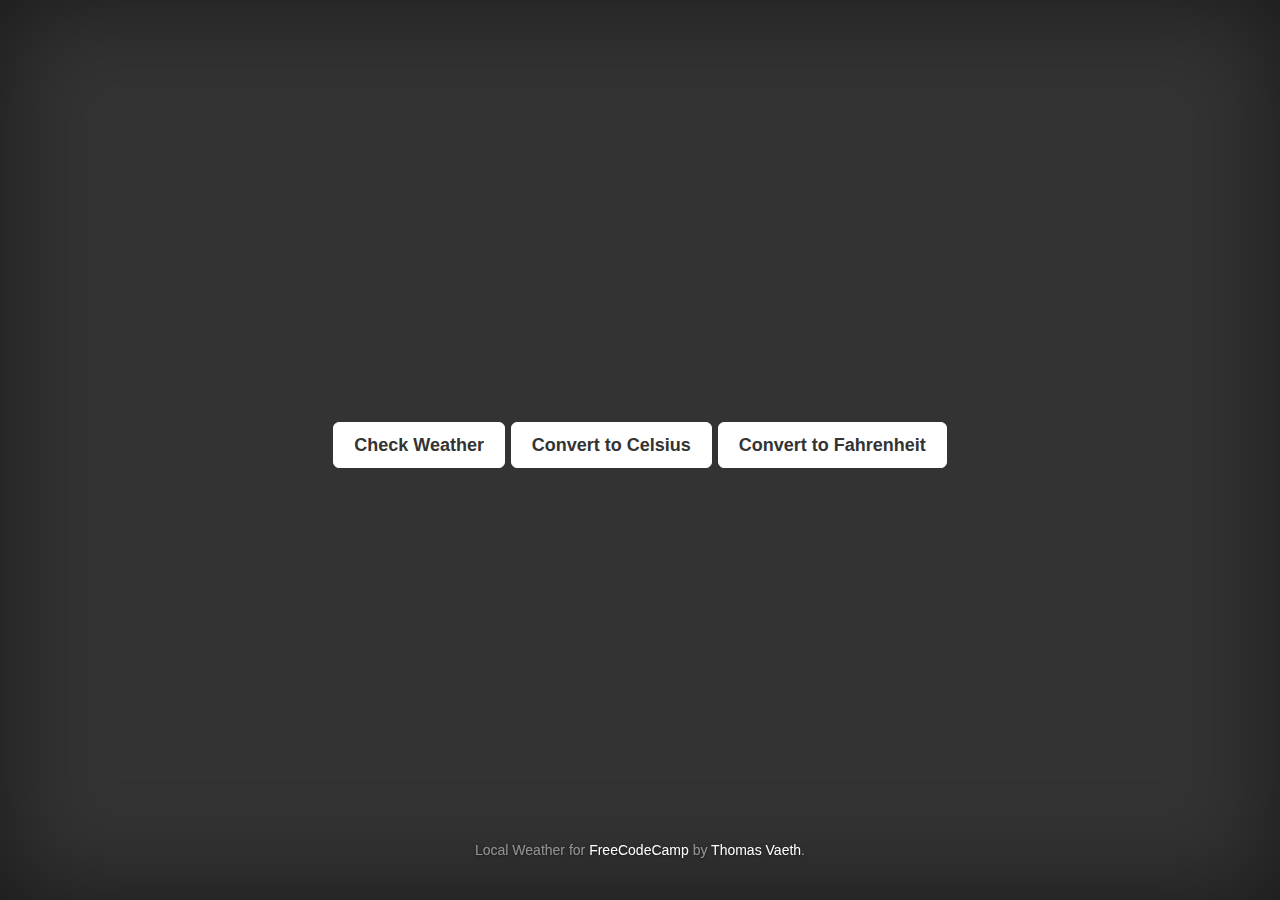
<file: local-weather/index.html>
<!DOCTYPE html>
<html>
  <head>
    <link rel="stylesheet" href="https://maxcdn.bootstrapcdn.com/bootstrap/3.3.5/css/bootstrap.min.css">
    <link rel="stylesheet" type="text/css" href="stylesheet/stylesheet.css" />
    <link rel="icon" href="images/rainbow.ico" />
    <title>Show the Local Weather</title>
  </head>

  <body>
    <div class="site-wrapper">
      <div class="site-wrapper-inner">
        <div class="cover-container">
          <div class="inner cover">
            <p class="cover-heading information"></p>
            <p class="lead">
              <a class="btn btn-lg btn-default btn-check">Check Weather</a>
              <a class="btn btn-lg btn-default btn-celsius">Convert to Celsius</a>
              <a class="btn btn-lg btn-default btn-fahrenheit">Convert to Fahrenheit</a>
            </p>
          </div>

          <div class="mastfoot">
            <div class="inner">
              <p>Local Weather for <a target="_blank" href="http://www.freecodecamp.com/thomasvaeth">FreeCodeCamp</a> by <a target="_blank" href="https://twitter.com/thomasvaeth">Thomas Vaeth</a>.</p>
            </div>
          </div>
        </div>
      </div>
    </div>

    <script src="https://ajax.googleapis.com/ajax/libs/jquery/1.11.3/jquery.min.js"></script>
    <script src="https://maxcdn.bootstrapcdn.com/bootstrap/3.3.5/js/bootstrap.min.js"></script>
    <script src="js/weather.js"></script>
  </body>
</html>
</file>
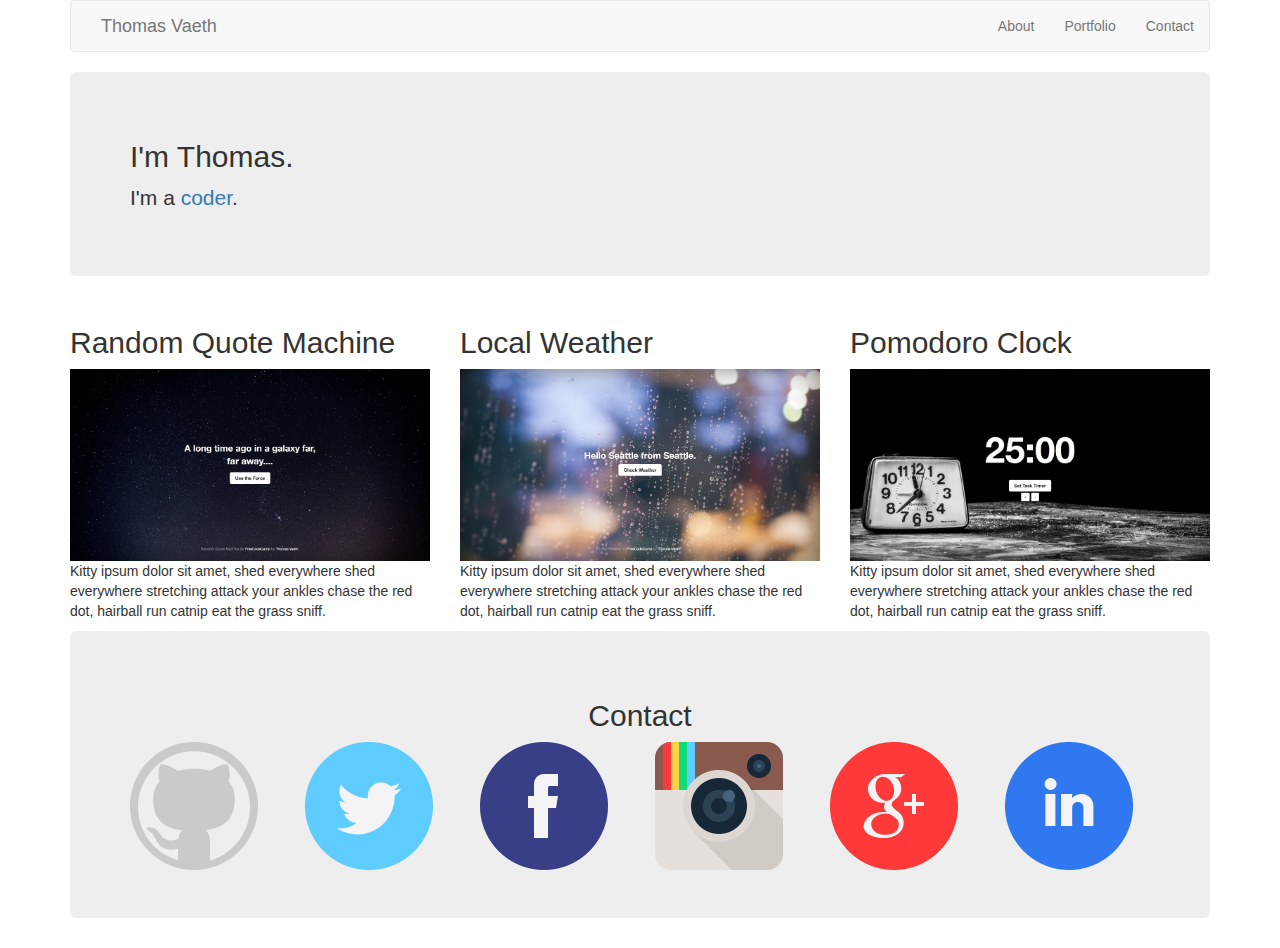
<file: personal-portfolio-webpage/index.html>
<!DOCTYPE HTML>

<html>
  <head>
    <link rel="stylesheet" href="https://maxcdn.bootstrapcdn.com/bootstrap/3.3.5/css/bootstrap.min.css">
    <link rel="stylesheet" href="https://cdnjs.cloudflare.com/ajax/libs/animate.css/3.2.3/animate.min.css">
    <link rel="icon" type="image/png" href="images/pizza.png" />
    <title>Build a Personal Portfolio Webpage</title>
  </head>
  <body>
    <div class='container'>
      <div class="row">
        <div class="col-md-12">
          <nav class="navbar navbar-default" role="navigation">
            <div class='col-md-12'>
              <div class="navbar-header">
                <a class="navbar-brand" href="#">Thomas Vaeth</a>
              </div>
              <ul class="nav navbar-nav navbar-right">
                <li>
                  <a href="#about">About</a>
                </li>
                <li>
                  <a href="#portfolio">Portfolio</a>
                </li>
                <li>
                  <a href="#contact">Contact</a>
                </li>
              </ul>
            </div>
          </nav>
        </div>
      </div>
      <div class="jumbotron" id="about">
        <h2>I'm Thomas.</h2>
        <p>
          I'm a <a href='http://freecodecamp.com/' target='_blank'>coder</a>.
        </p>
      </div>
      <div class="row" id="portfolio">
        <div class="col-md-4">
          <h2>Random Quote Machine</h2>
          <img class='img-responsive' src='images/quote.png'>
          <p>
            Kitty ipsum dolor sit amet, shed everywhere shed everywhere stretching attack your ankles chase the red dot, hairball run catnip eat the grass sniff.
          </p>
        </div>
        <div class="col-md-4">
          <h2>Local Weather</h2>
          <img class='img-responsive' src='images/weather.png'>
          <p>
            Kitty ipsum dolor sit amet, shed everywhere shed everywhere stretching attack your ankles chase the red dot, hairball run catnip eat the grass sniff.
          </p>
        </div>
        <div class="col-md-4">
          <h2>Pomodoro Clock</h2>
          <img class='img-responsive' src='images/clock.png'>
          <p>
            Kitty ipsum dolor sit amet, shed everywhere shed everywhere stretching attack your ankles chase the red dot, hairball run catnip eat the grass sniff.
          </p>
        </div>
      </div>
      <div class='jumbotron' id="contact">
        <h2 class='text-center'>Contact</h2>
        <div class='row'>
          <div class='col-md-2'>
            <a href="https://github.com/thomasvaeth"><img src="images/github.png" title="GitHub"/></a>
          </div>
          <div class='col-md-2'>
            <a href="https://twitter.com/thomasvaeth"><img src="images/twitter.png" title="Twitter"/></a>
          </div>
          <div class='col-md-2'>
            <a href="https://www.facebook.com/thomas.vaeth"><img src="images/facebook.png" title="Facebook"/></a>
          </div>
          <div class='col-md-2'>
            <a href="https://instagram.com/thomas.vaeth"><img src="images/instagram.png" title="Instagram"/></a>
          </div>
          <div class='col-md-2'>
            <a href="https://www.google.com/+ThomasVaeth"><img src="images/google.png" title="Google+"/></a>
          </div>
          <div class='col-md-2'>
            <a href="https://www.linkedin.com/pub/thomas-vaeth/31/66/413"><img src="images/linkedin.png" title="LinkedIn"/></a>
          </div>
        </div>
      </div>
    </div>
  </body>
</html>
</file>
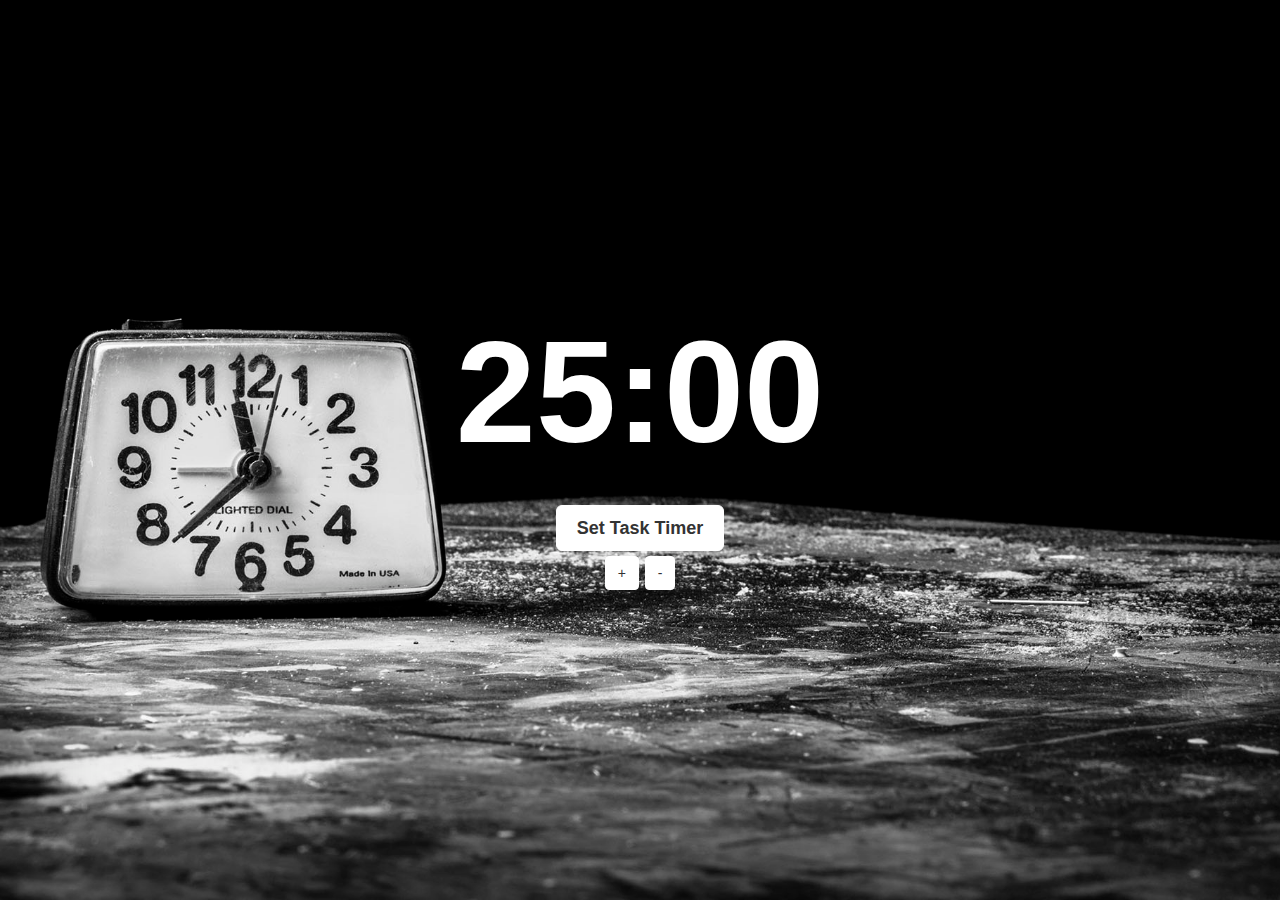
<file: pomodoro-clock/index.html>
<!DOCTYPE HTML>

<html>
  <head>
    <link rel="stylesheet" href="https://maxcdn.bootstrapcdn.com/bootstrap/3.3.5/css/bootstrap.min.css">
    <link rel="stylesheet" type="text/css" href="stylesheet/stylesheet.css" />
    <link rel="icon" href="images/bomb.ico" />
    <title>Build a Pomodoro Clock</title>
  </head>

  <body>
    <div class="site-wrapper">
      <div class="site-wrapper-inner">
        <div class="cover-container">
          <div class="inner cover">
            <p class="cover-heading task"></p>
            <p class="cover-heading break"></p>
            <p class="cover-heading clock"></p>
            <p class="lead information"></p>
            <p class="lead">
              <button class="btn btn-lg btn-default set-task">Set Task Timer</button>
              <button class="btn btn-lg btn-default set-break">Set Break Timer</button>
              <button class="btn btn-lg btn-default start-task">Start Task</button>
              <button class="btn btn-lg btn-default start-break">Start Break</button>
              <button class="btn btn-lg btn-default stop">Stop</button><br>
              <button class="btn btn-default add-task">+</button>
              <button class="btn btn-default subtract-task">-</button>
              <button class="btn btn-default add-break">+</button>
              <button class="btn btn-default subtract-break">-</button>
            </p>
          </div>
        </div>
      </div>
    </div>

    <script src="https://ajax.googleapis.com/ajax/libs/jquery/1.11.3/jquery.min.js"></script>
    <script src="https://maxcdn.bootstrapcdn.com/bootstrap/3.3.5/js/bootstrap.min.js"></script>
    <script src="js/countdown.js"></script>
  
  </body>
</html>
</file>
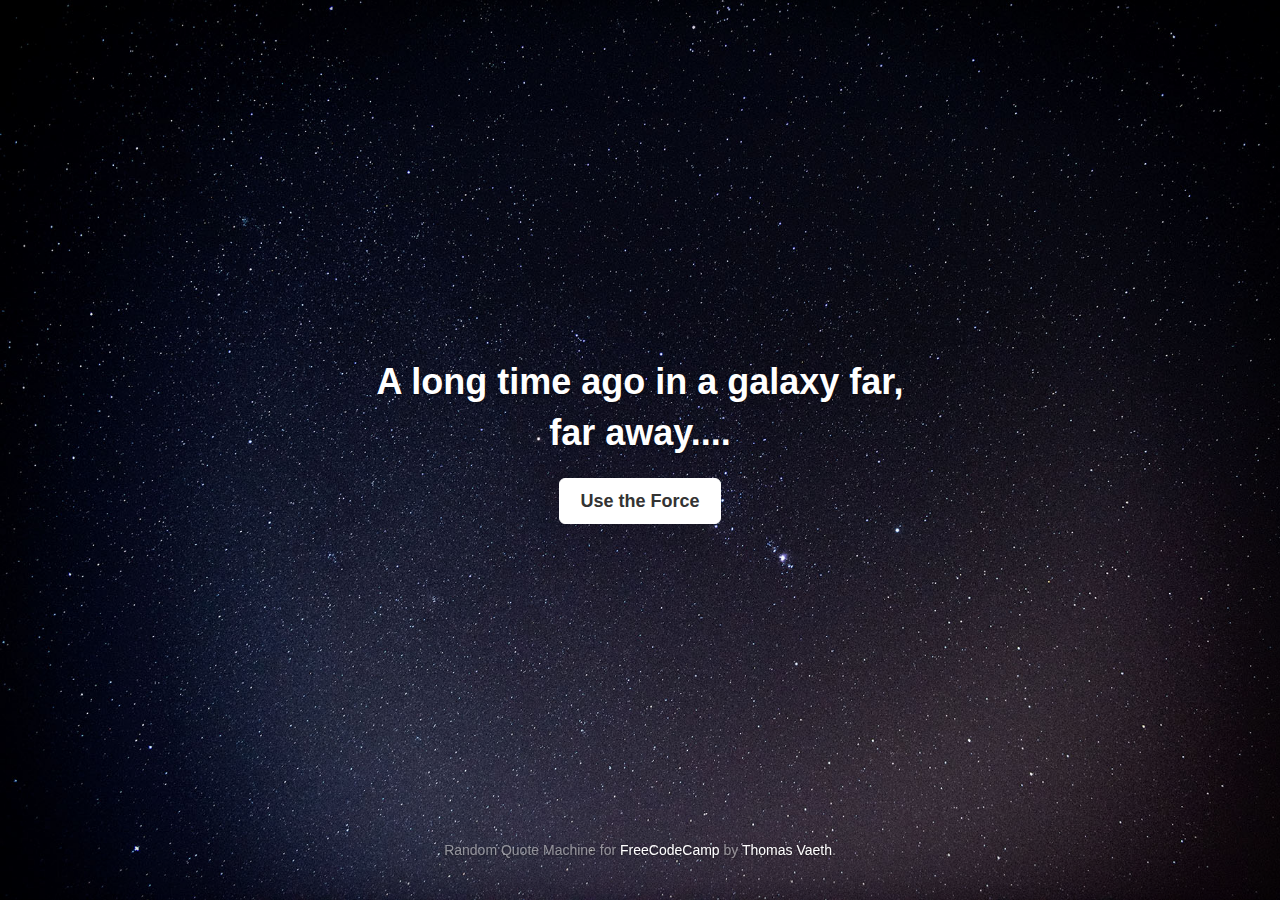
<file: random-quote-machine/index.html>
<!DOCTYPE HTML>

<html>
  <head>
    <link rel="stylesheet" href="https://maxcdn.bootstrapcdn.com/bootstrap/3.3.5/css/bootstrap.min.css">
    <link rel="stylesheet" type="text/css" href="stylesheet/stylesheet.css" />
    <link rel="icon" href="images/r2d2.ico" />
    <title>Build a Random Quote Machine</title>
  </head>

  <body>
    <div class="site-wrapper">
      <div class="site-wrapper-inner">
        <div class="cover-container">
          <div class="inner cover">
            <p class="cover-heading quote">A long time ago in a galaxy far, <br>far away....</p>
            <p class="lead character"></p>
            <p class="lead">
              <button class="btn btn-lg btn-default">Use the Force</button>
            </p>
          </div>
          <div class="mastfoot">
            <div class="inner">
              <p>Random Quote Machine for <a target="_blank" href="http://www.freecodecamp.com/thomasvaeth">FreeCodeCamp</a> by <a target="_blank" href="https://twitter.com/thomasvaeth">Thomas Vaeth</a>.</p>
            </div>
          </div>
        </div>
      </div>
    </div>

    <script src="https://ajax.googleapis.com/ajax/libs/jquery/1.11.3/jquery.min.js"></script>
    <script src="https://maxcdn.bootstrapcdn.com/bootstrap/3.3.5/js/bootstrap.min.js"></script>
    <script src="js/quotes.js"></script>
  </body>
</html>
</file>
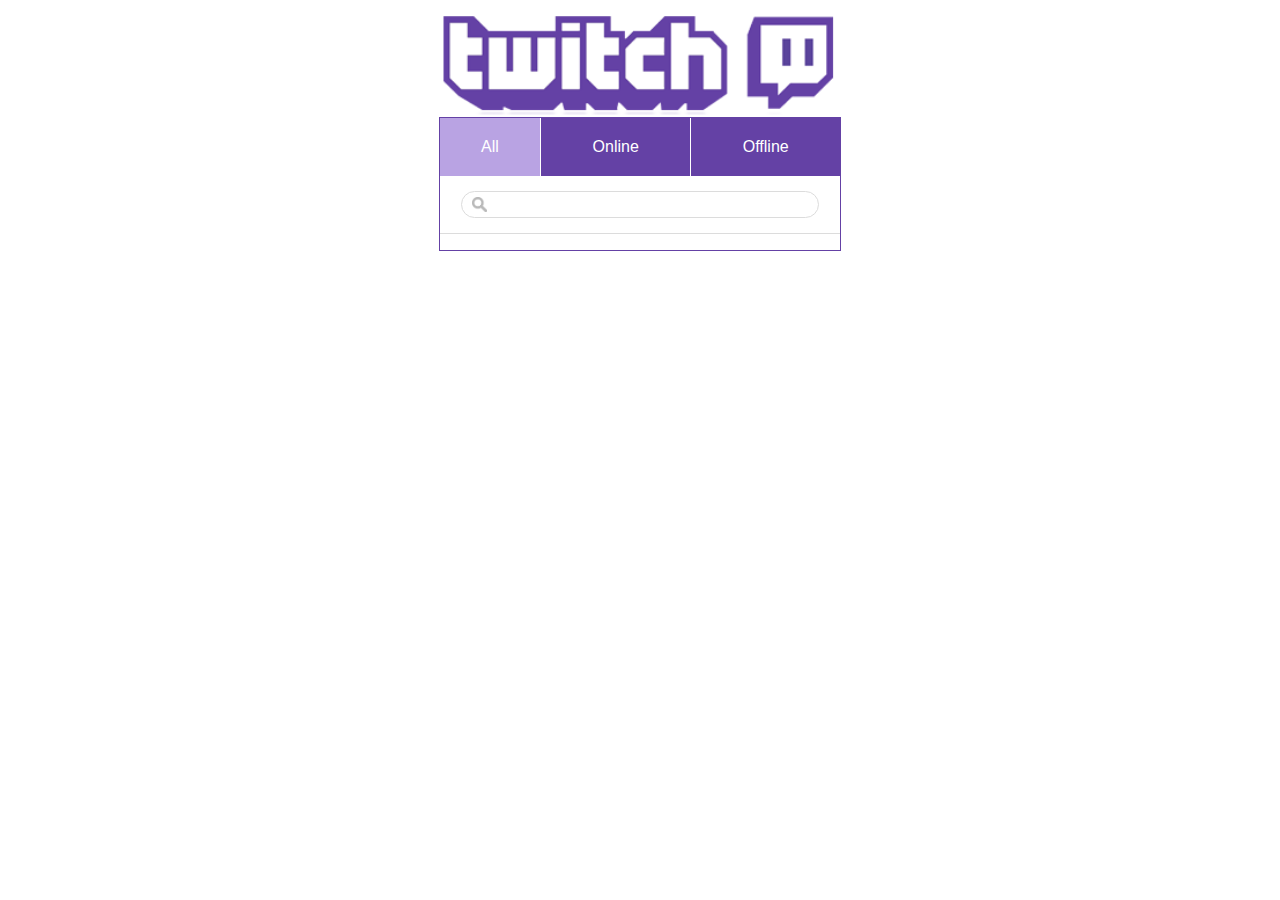
<file: twitch-tv/index.html>
<!DOCTYPE html>

<html>
  <head>
    <link rel="stylesheet" type="text/css" href="stylesheet/stylesheet.css" />
    <link rel="stylesheet" href="https://maxcdn.bootstrapcdn.com/font-awesome/4.4.0/css/font-awesome.min.css">
    <link rel="icon" href="images/twitch.ico">
  <title>Twitch TV</title>
  </head>
  <body>
    <img src='images/logo.png' class='twitch' />
    <div class='container'>
      <div class='buttons-container'>
        <table>
          <tr>
            <td id='all' class='active'>All</td>
            <td id='online'>Online</td>
            <td id='offline'>Offline</td>
          </tr>
        </table>
      </div>
      <div class='search-container'>
        <form>
          <input type='text'></input>
        </form>
      </div>
      <div class='users-container'>
        <ul></ul>
      </div>
    </div>

    <script src="https://cdnjs.cloudflare.com/ajax/libs/jquery/2.1.3/jquery.min.js"></script>
    <script src="js/twitch.js"></script>
  </body>
</html>
</file>
<file: local-weather/stylesheet/stylesheet.css>
a,
a:focus,
a:hover {
  color: #fff;
}

.btn-default,
.btn-default:hover,
.btn-default:focus {
  color: #333;
  text-shadow: none;
  background-color: #fff;
  border: 1px solid #fff;
}

.information {
  font-size: 36px;
  font-weight: 600;
}

html,
body {
  height: 100%;
  background-size: cover;
  background-color: #333;
}

body {
  color: #fff;
  text-align: center;
  text-shadow: 0 1px 3px rgba(0,0,0,.5);
}

.site-wrapper {
  display: table;
  width: 100%;
  height: 100%; /* For at least Firefox */
  min-height: 100%;
  -webkit-box-shadow: inset 0 0 100px rgba(0,0,0,.5);
          box-shadow: inset 0 0 100px rgba(0,0,0,.5);
}

.site-wrapper-inner {
  display: table-cell;
  vertical-align: top;
}

.cover-container {
  margin-right: auto;
  margin-left: auto;
}

.inner {
  padding: 30px;
}

.cover {
  padding: 0 20px;
}
.cover .btn-lg {
  padding: 10px 20px;
  font-weight: bold;
}

.mastfoot {
  color: #999;
  color: rgba(255,255,255,.5);
}

@media (min-width: 768px) {
  .mastfoot {
    position: fixed;
    bottom: 0;
  }
  .site-wrapper-inner {
    vertical-align: middle;
  }
  .mastfoot,
  .cover-container {
    width: 100%;
  }
}

@media (min-width: 992px) {
  .mastfoot,
  .cover-container {
    width: 700px;
  }
}
</file>
<file: random-quote-machine/stylesheet/stylesheet.css>
a,
a:focus,
a:hover {
  color: #fff;
}

.btn-default,
.btn-default:hover,
.btn-default:focus {
  color: #333;
  text-shadow: none;
  background-color: #fff;
  border: 1px solid #fff;
}

.quote {
  font-size: 36px;
  font-weight: 600;
}

html,
body {
  height: 100%;
  background-image: url("../images/space.jpg");
  background-size: cover;
  background-color: #333;
}

body {
  color: #fff;
  text-align: center;
  text-shadow: 0 1px 3px rgba(0,0,0,.5);
}

.site-wrapper {
  display: table;
  width: 100%;
  height: 100%; /* For at least Firefox */
  min-height: 100%;
  -webkit-box-shadow: inset 0 0 100px rgba(0,0,0,.5);
          box-shadow: inset 0 0 100px rgba(0,0,0,.5);
}

.site-wrapper-inner {
  display: table-cell;
  vertical-align: top;
}

.cover-container {
  margin-right: auto;
  margin-left: auto;
}

.inner {
  padding: 30px;
}

.cover {
  padding: 0 20px;
}
.cover .btn-lg {
  padding: 10px 20px;
  font-weight: bold;
}

.mastfoot {
  color: #999;
  color: rgba(255,255,255,.5);
}

@media (min-width: 768px) {
  .mastfoot {
    position: fixed;
    bottom: 0;
  }
  .site-wrapper-inner {
    vertical-align: middle;
  }
  .mastfoot,
  .cover-container {
    width: 100%;
  }
}

@media (min-width: 992px) {
  .mastfoot,
  .cover-container {
    width: 700px;
  }
}
</file>
<file: twitch-tv/stylesheet/stylesheet.css>
body {
  background-color: white;
  font-family: Helvetica, sans-serif;
}

a {
  text-decoration: none;
  color: #6441a5;
}

.twitch {
  display: block;
  margin: 0 auto 0 auto;
  width: 400px;
}

.container {
  width: 400px;
  margin: 0 auto;
  text-align: center;
  border: 1px solid #6441a5;
}

table {
  width: 100%;
  border-collapse: collapse;
}

td {
  background-color: #6441a5;
  color: white;
  padding: 20px;
}

td:hover {
  cursor: pointer;
}

.active {
  background-color: #B9a3e3;
}

#online {
  border-width: 0 1px;
  border-style: solid;
  border-color: white;
}

form {
  padding: 15px;
  border-bottom: 1px solid gainsboro;
}

input {
  border: 1px solid gainsboro;
  border-radius: 15px;
  height: 25px;
  padding: 0 30px;
  width: 80%;
  background: url('../images/search.png') no-repeat 10px;
  background-size: 15px;
  color: grey;
}

ul {
  padding: 0;
  list-style-type: none;
}

.user {
  display: block;
  padding: 15px;
  text-align: left;
}

.user-icon {
  border-radius: 100%;
  height: 50px;
  width: 50px;
  display: inline-block;
  float: left;
}

.user-name {
  display: inline-block;
  padding-left: 10px;
}

.user-info {
  display: inline-block;
  color: grey;
  font-size: 12px;
  margin-top: -25px;
  padding-left: 10px;
}

.user-status {
  display: inline-block;
  vertical-align: middle;
  float: right;
  padding-top: 15px;
}

.fa-exclamation {
  color: red;
}

.fa-twitch {
  color: #6441a5;
}
</file>
<file: pomodoro-clock/stylesheet/stylesheet.css>
.break, 
.start-task, 
.start-break, 
.stop, 
.reset, 
.set-break, 
.add-break, 
.subtract-break, 
.information {
  display: none;
}

.add-task,
.subtract-task,
.add-break,
.subtract-break {
  margin-top: 5px;
}

a,
a:focus,
a:hover {
  color: #fff;
}

button:focus {
  outline: 0 !important;
}

.btn-default,
.btn-default:hover,
.btn-default:focus {
  color: #333;
  text-shadow: none;
  background-color: #fff;
  border: 1px solid #fff;
}

.task,
.break,
.clock {
  font-size: 144px;
  font-weight: 600;
}

html,
body {
  height: 100%;
  background-image: url("../images/clock.jpg");
  background-size: cover;
  background-color: #333;
}

body {
  color: #fff;
  text-align: center;
  text-shadow: 0 1px 3px rgba(0,0,0,.5);
}

.site-wrapper {
  display: table;
  width: 100%;
  height: 100%; /* For at least Firefox */
  min-height: 100%;
  -webkit-box-shadow: inset 0 0 100px rgba(0,0,0,.5);
          box-shadow: inset 0 0 100px rgba(0,0,0,.5);
}

.site-wrapper-inner {
  display: table-cell;
  vertical-align: top;
}

.cover-container {
  margin-right: auto;
  margin-left: auto;
}

.inner {
  padding: 30px;
}

.cover {
  padding: 0 20px;
}
.cover .btn-lg {
  padding: 10px 20px;
  font-weight: bold;
}

@media (min-width: 768px) {
  .site-wrapper-inner {
    vertical-align: middle;
  }
  .cover-container {
    width: 100%;
  }
}

@media (min-width: 992px) {
  .cover-container {
    width: 700px;
  }
}
</file>
